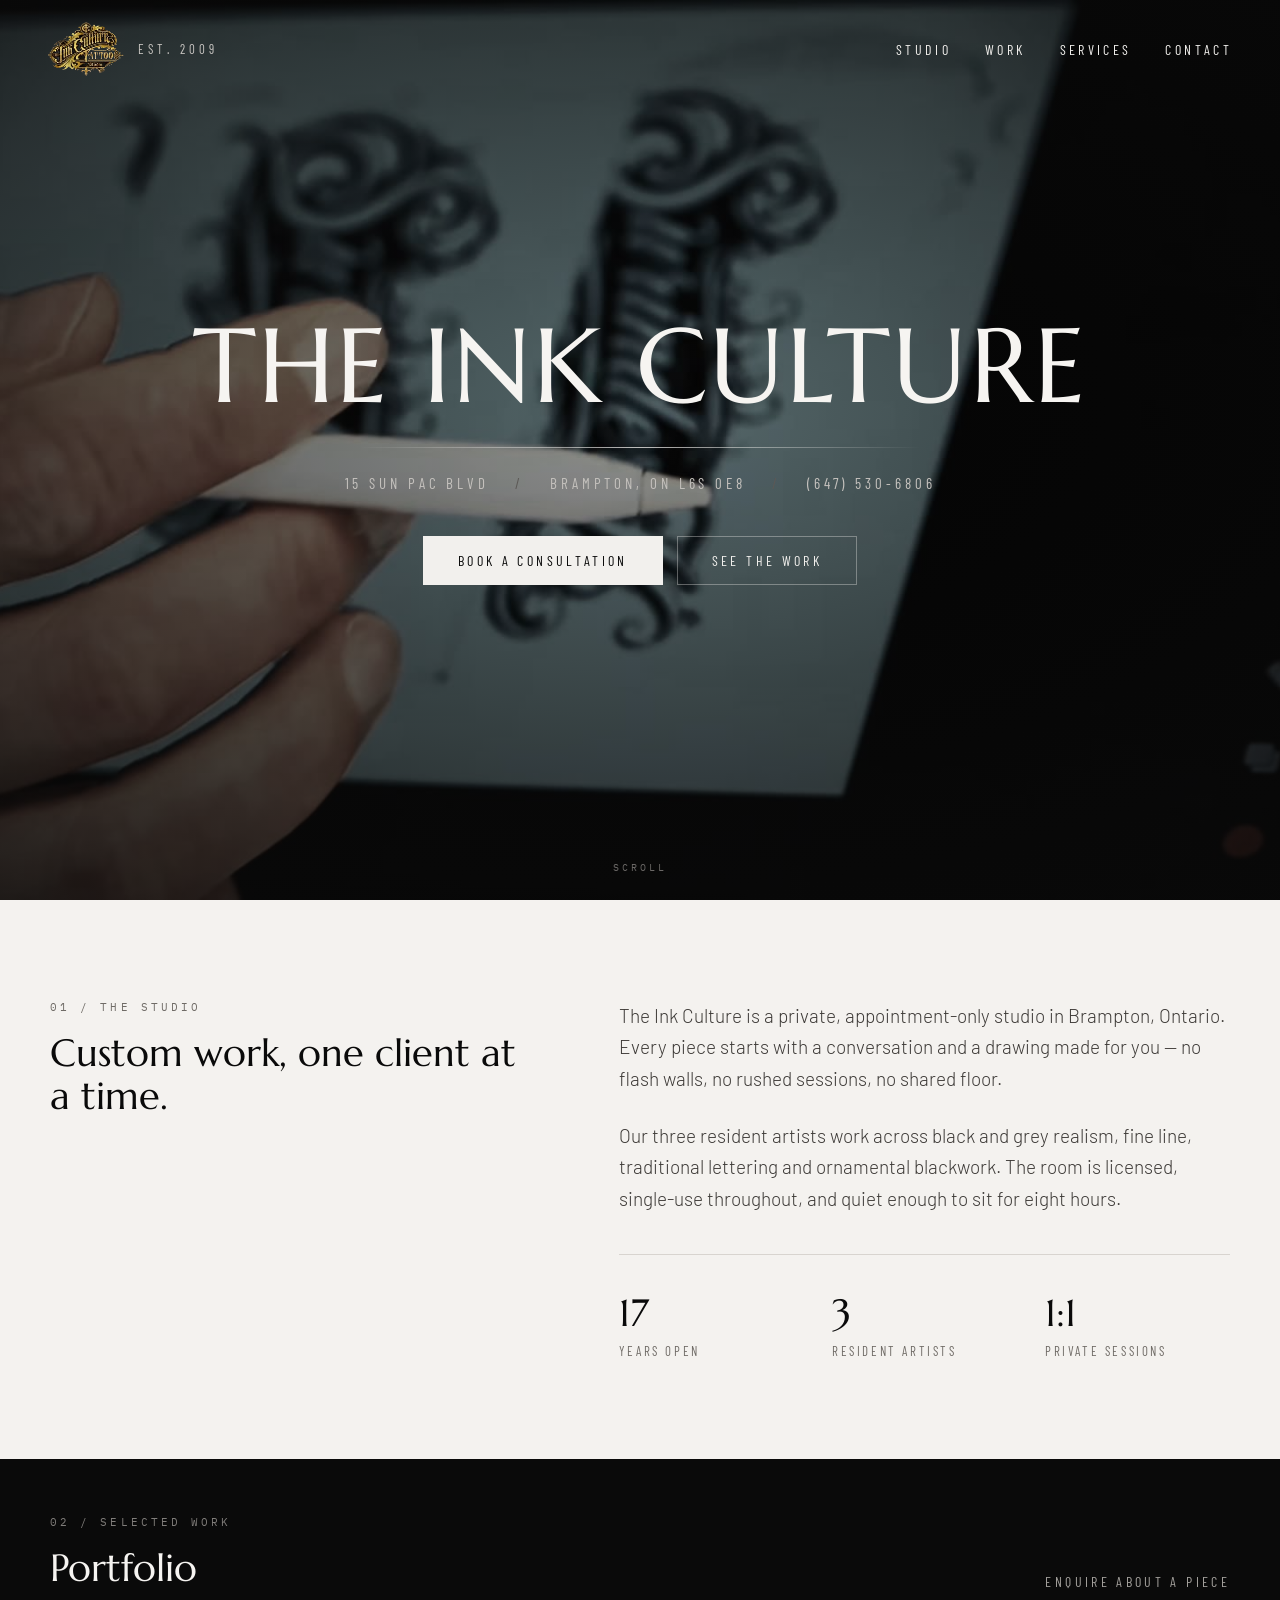
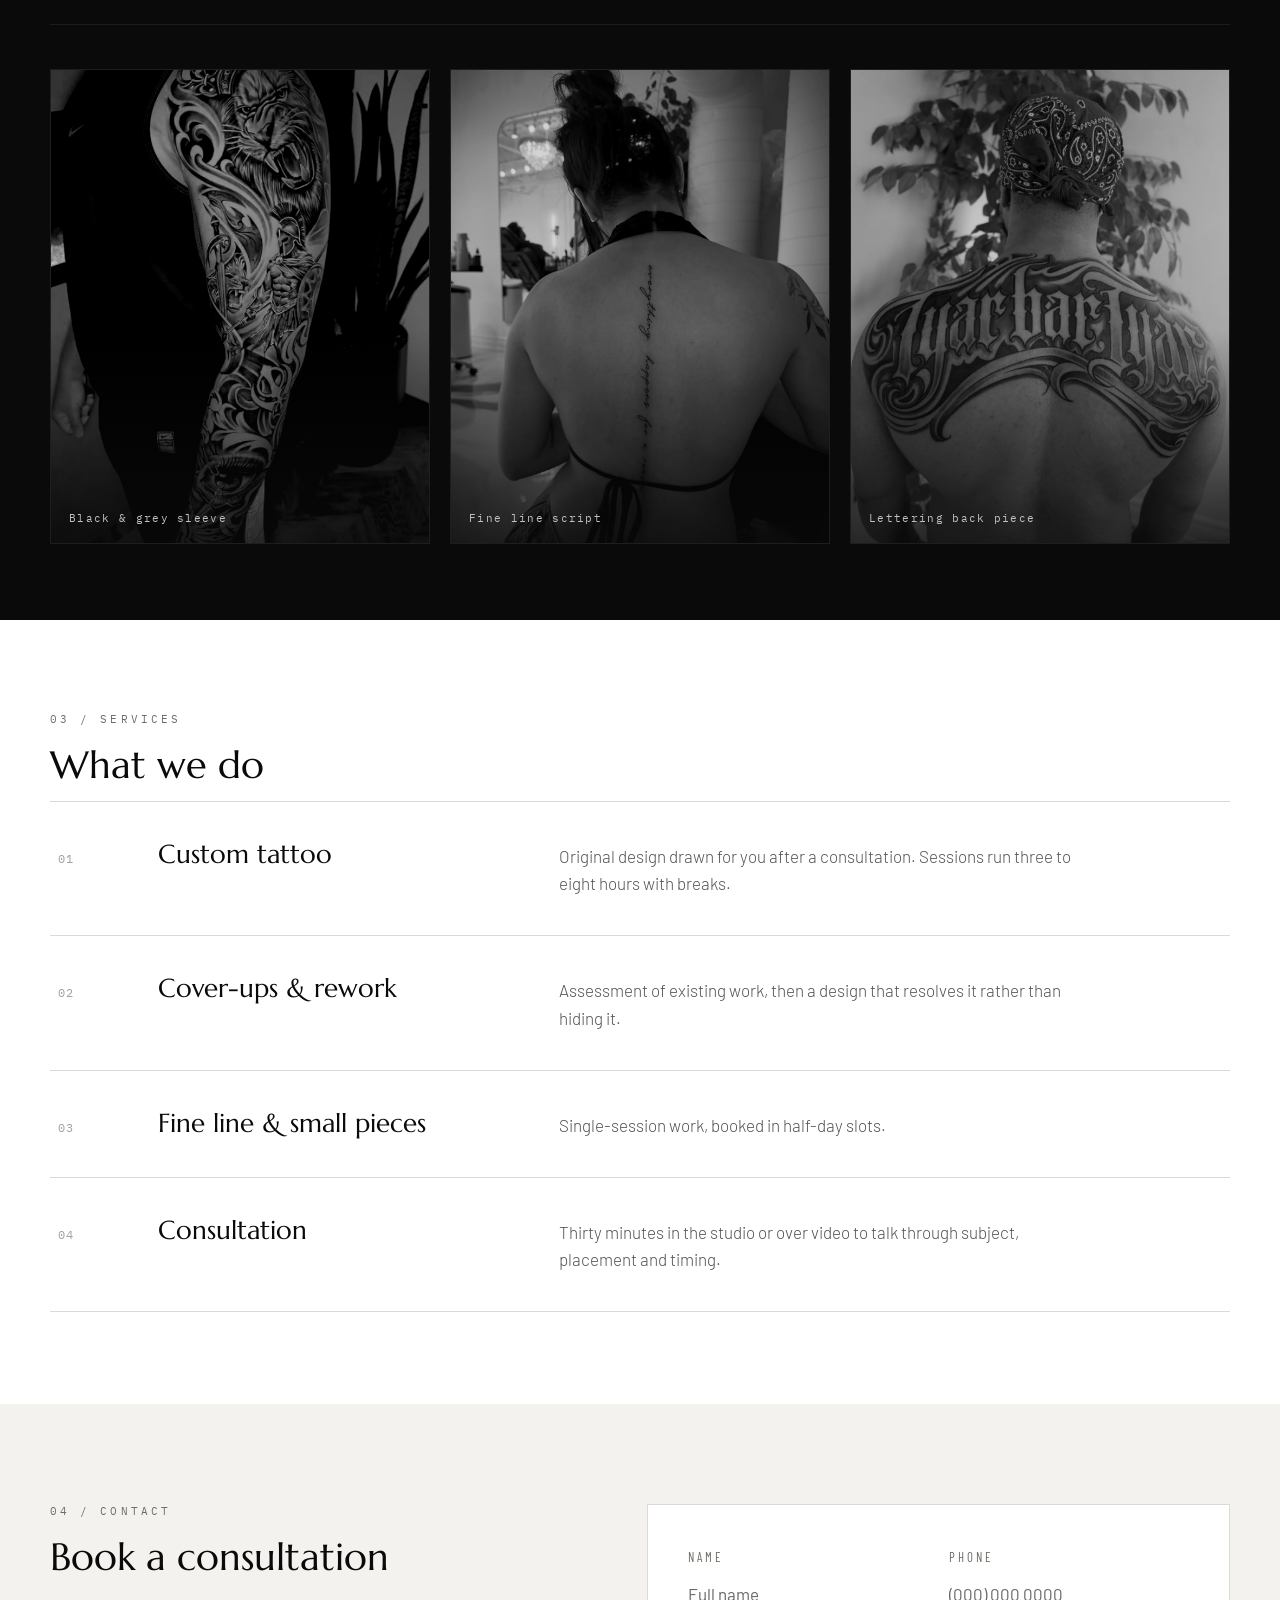
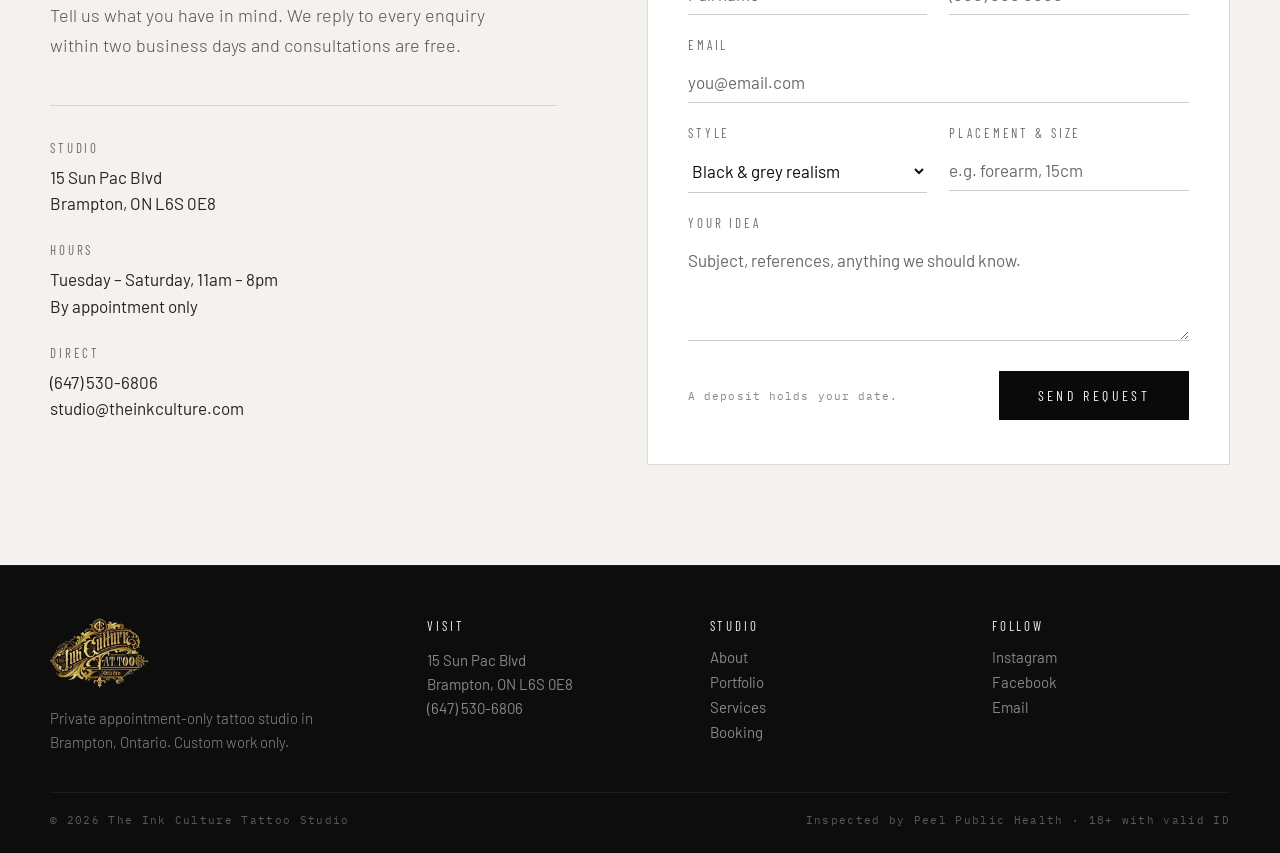
<file: index.html>
<!DOCTYPE html>
<html lang="en">
<head>
<meta charset="utf-8" />
<meta name="viewport" content="width=device-width, initial-scale=1" />
<title>The Ink Culture — Private Tattoo Studio, Brampton</title>
<meta name="description" content="The Ink Culture is a private, appointment-only tattoo studio in Brampton, Ontario. Custom black and grey realism, fine line, lettering and ornamental blackwork." />
<meta name="theme-color" content="#0a0a0a" />
<link rel="icon" href="assets/ink-culture-mark.jpg" />
<link rel="apple-touch-icon" href="assets/ink-culture-mark.jpg" />
<link rel="preconnect" href="https://fonts.googleapis.com" />
<link rel="preconnect" href="https://fonts.gstatic.com" crossorigin />
<link href="https://fonts.googleapis.com/css2?family=Marcellus&family=Barlow:wght@300;400;500&family=Barlow+Condensed:wght@400;500&family=IBM+Plex+Mono:wght@400&display=swap" rel="stylesheet" />
<link rel="stylesheet" href="styles.css" />
</head>
<body>

<a class="skip-link" href="#studio">Skip to content</a>

<header class="site-header">
  <a class="brand" href="#top">
    <img src="assets/ink-culture-logo.png" alt="The Ink Culture Tattoo Studio" width="148" height="105" />
    <span class="brand__est">Est. 2009</span>
  </a>

  <button class="nav-toggle" type="button" aria-expanded="false" aria-controls="site-nav" aria-label="Menu">
    <span class="nav-toggle__bar"></span>
    <span class="nav-toggle__bar"></span>
  </button>

  <nav class="site-nav" id="site-nav">
    <a href="#studio">Studio</a>
    <a href="#work">Work</a>
    <a href="#services">Services</a>
    <a href="#contact">Contact</a>

    <!-- Shown only inside the mobile sheet; hidden at desktop widths. -->
    <div class="site-nav__foot">
      <a class="btn btn--solid site-nav__cta" href="#contact">Book a consultation</a>
      <div class="site-nav__meta">
        15 Sun Pac Blvd · Brampton, ON<br />
        <a href="tel:+16475306806">(647) 530-6806</a>
      </div>
    </div>
  </nav>
</header>

<main>

  <section class="hero" id="top">
    <div class="hero__texture" aria-hidden="true"></div>

    <!-- Studio loop, encoded from inkstudio_vid.mov. The stripe texture above sits
         behind it and shows while the video buffers or if playback is refused. -->
    <video class="hero__video" autoplay muted loop playsinline preload="metadata"
           poster="assets/studio-poster.jpg" aria-hidden="true" tabindex="-1">
      <source src="assets/studio-loop.mp4" type="video/mp4" />
    </video>

    <div class="hero__scrim" aria-hidden="true"></div>

    <div class="hero__inner">
      <h1 class="hero__title">The Ink Culture</h1>
      <div class="hero__rule" aria-hidden="true"></div>
      <div class="hero__meta">
        <span>15 Sun Pac Blvd</span>
        <span class="sep" aria-hidden="true">/</span>
        <span>Brampton, ON L6S 0E8</span>
        <span class="sep" aria-hidden="true">/</span>
        <a href="tel:+16475306806">(647) 530-6806</a>
      </div>
      <div class="hero__actions">
        <a class="btn btn--solid" href="#contact">Book a consultation</a>
        <a class="btn btn--ghost" href="#work">See the work</a>
      </div>
    </div>

    <div class="hero__scroll" aria-hidden="true">Scroll</div>
  </section>

  <section class="studio" id="studio">
    <div class="wrap studio__grid">
      <div>
        <p class="eyebrow eyebrow--light">01 / The studio</p>
        <h2 class="h2 h2--dark">Custom work, one client at a time.</h2>
      </div>
      <div class="studio__body">
        <p class="lede">The Ink Culture is a private, appointment-only studio in Brampton, Ontario. Every piece starts with a conversation and a drawing made for you — no flash walls, no rushed sessions, no shared floor.</p>
        <p class="lede">Our three resident artists work across black and grey realism, fine line, traditional lettering and ornamental blackwork. The room is licensed, single-use throughout, and quiet enough to sit for eight hours.</p>
        <dl class="stats">
          <div class="stat">
            <dt class="stat__num">17</dt>
            <dd class="stat__label">Years open</dd>
          </div>
          <div class="stat">
            <dt class="stat__num">3</dt>
            <dd class="stat__label">Resident artists</dd>
          </div>
          <div class="stat">
            <dt class="stat__num">1:1</dt>
            <dd class="stat__label">Private sessions</dd>
          </div>
        </dl>
      </div>
    </div>
  </section>

  <section class="work" id="work">
    <div class="wrap">
      <div class="section-head">
        <div>
          <p class="eyebrow eyebrow--dark">02 / Selected work</p>
          <h2 class="h2">Portfolio</h2>
        </div>
        <a class="section-head__link" href="#contact">Enquire about a piece</a>
      </div>

      <!-- Each tile is a .shot figure with a .shot__img cover image; the caption
           scrim, hover zoom and 4:5 crop are handled in styles.css. -->
      <div class="shots">
        <figure class="shot">
          <img class="shot__img" src="assets/pic2.png" width="610" height="871" loading="lazy"
               alt="Full black and grey realism sleeve: a roaring lion above a Spartan warrior, framed by ornamental filigree." />
          <figcaption class="shot__caption">Black &amp; grey sleeve</figcaption>
        </figure>
        <figure class="shot">
          <img class="shot__img" src="assets/pic1.png" width="635" height="852" loading="lazy"
               alt="Fine line script running the length of the spine, reading &ldquo;everything happens for a reason&rdquo;." />
          <figcaption class="shot__caption">Fine line script</figcaption>
        </figure>
        <figure class="shot">
          <img class="shot__img" src="assets/pic3.png" width="633" height="718" loading="lazy"
               alt="Ornamental lettering across the upper back and shoulders in black and grey." />
          <figcaption class="shot__caption">Lettering back piece</figcaption>
        </figure>
      </div>
    </div>
  </section>

  <section class="services" id="services">
    <div class="wrap">
      <div class="section-head section-head--light">
        <div>
          <p class="eyebrow eyebrow--light">03 / Services</p>
          <h2 class="h2 h2--dark">What we do</h2>
        </div>
      </div>

      <div class="service-list">
        <article class="service">
          <span class="service__num">01</span>
          <h3 class="service__name">Custom tattoo</h3>
          <p class="service__copy">Original design drawn for you after a consultation. Sessions run three to eight hours with breaks.</p>
        </article>
        <article class="service">
          <span class="service__num">02</span>
          <h3 class="service__name">Cover-ups &amp; rework</h3>
          <p class="service__copy">Assessment of existing work, then a design that resolves it rather than hiding it.</p>
        </article>
        <article class="service">
          <span class="service__num">03</span>
          <h3 class="service__name">Fine line &amp; small pieces</h3>
          <p class="service__copy">Single-session work, booked in half-day slots.</p>
        </article>
        <article class="service">
          <span class="service__num">04</span>
          <h3 class="service__name">Consultation</h3>
          <p class="service__copy">Thirty minutes in the studio or over video to talk through subject, placement and timing.</p>
        </article>
        <div class="service-list__end" aria-hidden="true"></div>
      </div>
    </div>
  </section>

  <section class="contact" id="contact">
    <div class="wrap contact__grid">
      <div>
        <p class="eyebrow eyebrow--light">04 / Contact</p>
        <h2 class="h2 h2--dark contact__title">Book a consultation</h2>
        <p class="contact__intro">Tell us what you have in mind. We reply to every enquiry within two business days and consultations are free.</p>

        <div class="details">
          <div class="detail">
            <div class="detail__label">Studio</div>
            <div class="detail__value">15 Sun Pac Blvd<br />Brampton, ON L6S 0E8</div>
          </div>
          <div class="detail">
            <div class="detail__label">Hours</div>
            <div class="detail__value">Tuesday – Saturday, 11am – 8pm<br />By appointment only</div>
          </div>
          <div class="detail">
            <div class="detail__label">Direct</div>
            <div class="detail__value">
              <a href="tel:+16475306806">(647) 530-6806</a><br />
              <a href="mailto:studio@theinkculture.com">studio@theinkculture.com</a>
            </div>
          </div>
        </div>
      </div>

      <!-- Wire `action` to your form endpoint (Formspree, Netlify Forms, your own handler).
           script.js posts it with fetch when an action is present, and falls back to a
           normal submit if JavaScript is unavailable. -->
      <form class="booking" novalidate>
        <div class="booking__card">
          <label class="field">
            <span class="field__label">Name</span>
            <input class="field__input" name="name" type="text" placeholder="Full name" required autocomplete="name" />
          </label>

          <label class="field">
            <span class="field__label">Phone</span>
            <input class="field__input" name="phone" type="tel" placeholder="(000) 000 0000" autocomplete="tel" />
          </label>

          <label class="field field--full">
            <span class="field__label">Email</span>
            <input class="field__input" name="email" type="email" placeholder="you@email.com" required autocomplete="email" />
          </label>

          <label class="field">
            <span class="field__label">Style</span>
            <select class="field__input field__select" name="style">
              <option>Black &amp; grey realism</option>
              <option>Fine line</option>
              <option>Lettering</option>
              <option>Ornamental blackwork</option>
              <option>Cover-up / rework</option>
              <option>Not sure yet</option>
            </select>
          </label>

          <label class="field">
            <span class="field__label">Placement &amp; size</span>
            <input class="field__input" name="placement" type="text" placeholder="e.g. forearm, 15cm" />
          </label>

          <label class="field field--full">
            <span class="field__label">Your idea</span>
            <textarea class="field__input field__textarea" name="idea" rows="4" placeholder="Subject, references, anything we should know."></textarea>
          </label>

          <div class="booking__foot">
            <span class="booking__note" data-form-note aria-live="polite">A deposit holds your date.</span>
            <button class="btn btn--dark" type="submit" data-submit>Send request</button>
          </div>
        </div>
      </form>
    </div>
  </section>

</main>

<footer class="site-footer">
  <div class="wrap">
    <div class="footer__grid">
      <div>
        <img class="footer__logo" src="assets/ink-culture-logo.png" alt="The Ink Culture Tattoo Studio" width="148" height="105" />
        <p class="footer__blurb">Private appointment-only tattoo studio in Brampton, Ontario. Custom work only.</p>
      </div>
      <div>
        <div class="footer__heading">Visit</div>
        <div class="footer__text">15 Sun Pac Blvd<br />Brampton, ON L6S 0E8<br /><a href="tel:+16475306806">(647) 530-6806</a></div>
      </div>
      <div>
        <div class="footer__heading">Studio</div>
        <div class="footer__links">
          <a href="#studio">About</a>
          <a href="#work">Portfolio</a>
          <a href="#services">Services</a>
          <a href="#contact">Booking</a>
        </div>
      </div>
      <div>
        <div class="footer__heading">Follow</div>
        <div class="footer__links">
          <a href="https://instagram.com/" rel="me noopener" target="_blank">Instagram</a>
          <a href="https://facebook.com/" rel="me noopener" target="_blank">Facebook</a>
          <a href="mailto:studio@theinkculture.com">Email</a>
        </div>
      </div>
    </div>
    <div class="footer__legal">
      <span>© 2026 The Ink Culture Tattoo Studio</span>
      <span>Inspected by Peel Public Health · 18+ with valid ID</span>
    </div>
  </div>
</footer>

<script src="script.js"></script>
</body>
</html>
</file>
<file: styles.css>
/* The Ink Culture — tattoo studio site
   Palette, type and spacing carried over from the design canvas. */

:root {
  /* surfaces */
  --ink:            #0a0a0a;
  --ink-footer:     #0d0d0d;
  --bone:           #f4f2ef;
  --paper:          #ffffff;
  --row-hover:      #f7f5f2;

  /* rules */
  --rule-dark:      #1c1c1c;
  --rule-bone:      #d8d4cf;
  --rule-paper:     #ddd9d4;
  --rule-field:     #cfcbc6;
  --tile-edge:      #1e1e1e;
  --tile-edge-hov:  #3a3a3a;

  /* type on dark */
  --fg:             #f2f0ed;
  --fg-hi:          #f6f4f1;
  --fg-dim:         #c4c1bd;
  --fg-est:         #c9c6c2;
  --fg-mute:        #a3a09c;
  --fg-quiet:       #8b8885;
  --fg-faint:       #6b6866;
  --mono-faint:     #5c5956;
  --eyebrow-dark:   #807d7a;
  --caption:        #6f6c69;

  /* type on light */
  --ink-body:       #3d3a37;
  --ink-body-2:     #55524e;
  --ink-strong:     #25221f;
  --eyebrow-light:  #6f6b66;
  --num-quiet:      #a5a09a;
  --note:           #8a8681;

  /* type families */
  --display: Marcellus, Georgia, serif;
  --sans:    Barlow, Helvetica, Arial, sans-serif;
  --cond:    'Barlow Condensed', 'Barlow', Helvetica, Arial, sans-serif;
  --mono:    'IBM Plex Mono', ui-monospace, SFMono-Regular, Menlo, monospace;

  /* layout */
  --wrap: 1180px;
  --gutter: 48px;

  --stripe: repeating-linear-gradient(135deg, #131313 0 14px, #1a1a1a 14px 28px);
}

* { box-sizing: border-box; }

html { scroll-behavior: smooth; }

body {
  margin: 0;
  background: var(--ink);
  color: var(--fg);
  font-family: var(--sans);
  -webkit-font-smoothing: antialiased;
  overflow-x: hidden;
}

a { color: inherit; text-decoration: none; }
a:hover { color: var(--fg-mute); }

img { max-width: 100%; }
input, textarea, button, select { font-family: inherit; }
::placeholder { color: var(--fg-faint); }

:focus-visible {
  outline: 2px solid currentColor;
  outline-offset: 3px;
}

.wrap {
  max-width: var(--wrap);
  margin: 0 auto;
}

.skip-link {
  position: absolute;
  left: -9999px;
  top: 0;
  z-index: 50;
  padding: 12px 20px;
  background: var(--fg);
  color: var(--ink);
  font-family: var(--cond);
  font-size: 14px;
  letter-spacing: 0.24em;
  text-transform: uppercase;
}
.skip-link:focus { left: 12px; top: 12px; color: var(--ink); }

/* ---------------------------------------------------------------- header */

.site-header {
  position: absolute;
  top: 0;
  left: 0;
  right: 0;
  z-index: 20;
  display: flex;
  align-items: center;
  justify-content: space-between;
  padding: 22px var(--gutter);
}

.brand {
  position: relative;
  z-index: 25;
  display: flex;
  align-items: center;
  gap: 14px;
}
.brand img {
  height: 54px;
  width: auto;
  object-fit: contain;
}
.brand__est {
  font-family: var(--cond);
  font-size: 13px;
  letter-spacing: 0.32em;
  text-transform: uppercase;
  color: var(--fg-est);
}

.site-nav {
  display: flex;
  gap: 34px;
  font-family: var(--cond);
  font-size: 14px;
  letter-spacing: 0.24em;
  text-transform: uppercase;
}

.nav-toggle {
  display: none;
  position: relative;
  z-index: 25;
  width: 44px;
  height: 44px;
  padding: 0;
  border: 0;
  background: transparent;
  cursor: pointer;
  flex-direction: column;
  align-items: flex-end;
  justify-content: center;
  gap: 7px;
}
.nav-toggle__bar {
  display: block;
  height: 1px;
  background: var(--fg);
  transition: transform 0.3s cubic-bezier(0.22, 0.61, 0.36, 1), width 0.3s ease;
}
.nav-toggle__bar:first-child { width: 26px; }
.nav-toggle__bar:last-child  { width: 17px; }
.nav-toggle:hover .nav-toggle__bar:last-child { width: 26px; }

.nav-toggle[aria-expanded="true"] .nav-toggle__bar { width: 24px; }
.nav-toggle[aria-expanded="true"] .nav-toggle__bar:first-child {
  transform: translateY(4px) rotate(45deg);
}
.nav-toggle[aria-expanded="true"] .nav-toggle__bar:last-child {
  transform: translateY(-4px) rotate(-45deg);
}

/* Sheet-only block — desktop keeps the plain inline nav. */
.site-nav__foot { display: none; }

/* ------------------------------------------------------------------ hero */

.hero {
  position: relative;
  height: 100vh;
  min-height: 620px;
  width: 100%;
  display: flex;
  align-items: center;
  justify-content: center;
  overflow: hidden;
}

.hero__video,
.hero__texture,
.hero__scrim {
  position: absolute;
  inset: 0;
}
.hero__video {
  width: 100%;
  height: 100%;
  object-fit: cover;
}
.hero__texture { background: var(--stripe); }

/* If playback never starts — iOS Low Power Mode, or a per-site "Never Auto-Play"
   setting in Safari — drop the video and hold the poster frame instead. Safari
   paints a play control over a paused video, and this hero is decorative. */
.hero--poster .hero__video { display: none; }
.hero--poster .hero__texture {
  background-image: url("assets/studio-poster.jpg");
  background-size: cover;
  background-position: center;
}
.hero__scrim {
  background: radial-gradient(120% 90% at 50% 45%,
    rgba(10, 10, 10, 0.35) 0%,
    rgba(10, 10, 10, 0.82) 70%,
    var(--ink) 100%);
}

.hero__inner {
  position: relative;
  z-index: 5;
  display: flex;
  flex-direction: column;
  align-items: center;
  text-align: center;
  padding: 0 24px;
}

.hero__title {
  margin: 0;
  font-family: var(--display);
  font-size: clamp(46px, 8.2vw, 116px);
  font-weight: 400;
  line-height: 0.98;
  letter-spacing: 0.02em;
  text-transform: uppercase;
  color: var(--fg-hi);
}

.hero__rule {
  width: min(560px, 72vw);
  height: 1px;
  margin: 30px 0 26px;
  background: linear-gradient(90deg,
    rgba(246, 244, 241, 0) 0%,
    rgba(246, 244, 241, 0.75) 50%,
    rgba(246, 244, 241, 0) 100%);
}

.hero__meta {
  display: flex;
  flex-wrap: wrap;
  justify-content: center;
  gap: 10px 26px;
  font-family: var(--cond);
  font-size: 15px;
  letter-spacing: 0.26em;
  text-transform: uppercase;
  color: var(--fg-dim);
}
.hero__meta .sep { color: var(--mono-faint); }

.hero__actions {
  margin-top: 44px;
  display: flex;
  gap: 14px;
  flex-wrap: wrap;
  justify-content: center;
}

.hero__scroll {
  position: absolute;
  bottom: 26px;
  left: 50%;
  transform: translateX(-50%);
  z-index: 5;
  font-family: var(--mono);
  font-size: 10px;
  letter-spacing: 0.3em;
  text-transform: uppercase;
  color: var(--fg-faint);
}

/* --------------------------------------------------------------- buttons */

.btn {
  display: inline-block;
  padding: 15px 34px;
  border: 1px solid transparent;
  font-family: var(--cond);
  font-size: 14px;
  letter-spacing: 0.24em;
  text-transform: uppercase;
  cursor: pointer;
  transition: background-color 0.2s ease, color 0.2s ease, border-color 0.2s ease;
}

.btn--solid {
  border-color: var(--fg);
  background: var(--fg);
  color: var(--ink);
}
.btn--solid:hover {
  background: var(--ink);
  color: var(--fg);
}

.btn--ghost {
  border-color: rgba(242, 240, 237, 0.35);
  color: var(--fg);
}
.btn--ghost:hover {
  border-color: var(--fg);
  color: var(--fg);
}

.btn--dark {
  padding: 15px 38px;
  border-color: var(--ink);
  background: var(--ink);
  color: var(--bone);
}
.btn--dark:hover {
  background: var(--bone);
  color: var(--ink);
}
.btn--dark[disabled] {
  cursor: default;
  opacity: 0.55;
}
.btn--dark[disabled]:hover {
  background: var(--ink);
  color: var(--bone);
}

/* ------------------------------------------------------- shared sections */

.eyebrow {
  margin: 0 0 18px;
  font-family: var(--mono);
  font-size: 11px;
  letter-spacing: 0.28em;
  text-transform: uppercase;
}
.eyebrow--light { color: var(--eyebrow-light); }
.eyebrow--dark  { color: var(--eyebrow-dark); }

.h2 {
  margin: 0;
  font-family: var(--display);
  font-size: clamp(30px, 3vw, 46px);
  font-weight: 400;
  line-height: 1.12;
  color: var(--fg-hi);
}
.h2--dark { color: var(--ink); }

.section-head {
  display: flex;
  align-items: flex-end;
  justify-content: space-between;
  gap: 30px;
  padding-bottom: 34px;
  border-bottom: 1px solid var(--rule-dark);
  margin-bottom: 44px;
}
.section-head--light {
  border-bottom: 0;
  padding-bottom: 0;
  margin-bottom: 14px;
  gap: 40px;
  flex-wrap: wrap;
}
.section-head__link {
  font-family: var(--cond);
  font-size: 14px;
  letter-spacing: 0.24em;
  text-transform: uppercase;
  color: var(--fg-mute);
  white-space: nowrap;
}
.section-head__link:hover { color: var(--fg); }

/* ---------------------------------------------------------------- studio */

.studio {
  padding: 100px var(--gutter);
  background: var(--bone);
  color: var(--ink);
}
.studio__grid {
  display: grid;
  grid-template-columns: 1fr 1.25fr;
  gap: 80px;
  align-items: start;
}
.studio__body {
  display: flex;
  flex-direction: column;
  gap: 26px;
}

.lede {
  margin: 0;
  font-size: 19px;
  font-weight: 300;
  line-height: 1.65;
  color: var(--ink-body);
  text-wrap: pretty;
}

.stats {
  display: grid;
  grid-template-columns: repeat(3, 1fr);
  gap: 28px;
  margin: 14px 0 0;
  padding-top: 34px;
  border-top: 1px solid var(--rule-bone);
}
.stat__num {
  font-family: var(--display);
  font-size: 38px;
  color: var(--ink);
}
.stat__label {
  margin: 6px 0 0;
  font-family: var(--cond);
  font-size: 13px;
  letter-spacing: 0.2em;
  text-transform: uppercase;
  color: var(--eyebrow-light);
}

/* ------------------------------------------------------------------ work */

.work { padding: 56px var(--gutter) 76px; }

.shots {
  display: grid;
  grid-template-columns: repeat(3, 1fr);
  gap: 20px;
}

.shot {
  position: relative;
  margin: 0;
  aspect-ratio: 4 / 5;
  background: var(--stripe);
  border: 1px solid var(--tile-edge);
  display: flex;
  align-items: flex-end;
  padding: 18px;
  overflow: hidden;
  transition: border-color 0.2s ease;
}
.shot:hover { border-color: var(--tile-edge-hov); }

.shot__img {
  position: absolute;
  inset: 0;
  width: 100%;
  height: 100%;
  object-fit: cover;
  filter: grayscale(1) brightness(0.82) contrast(1.06);
  transform: scale(1.005);
  transition: transform 0.7s cubic-bezier(0.22, 0.61, 0.36, 1), filter 0.5s ease;
}
.shot:hover .shot__img,
.shot:focus-within .shot__img {
  transform: scale(1.06);
  filter: grayscale(0) brightness(1) contrast(1);
}

/* Touch devices never hover — show the work in colour, lightly held back. */
@media (hover: none) {
  .shot__img { filter: grayscale(0.2) brightness(0.94); }
}

/* Tiles rise into view; only armed once script.js sets data-reveal, so the
   grid is never blank when JavaScript is unavailable. */
.shots[data-reveal] .shot {
  opacity: 0;
  transform: translateY(20px);
  transition: opacity 0.7s ease, transform 0.7s cubic-bezier(0.22, 0.61, 0.36, 1),
              border-color 0.2s ease;
}
.shots[data-reveal] .shot.is-visible { opacity: 1; transform: none; }

.shot__caption {
  position: relative;
  z-index: 2;
  font-family: var(--mono);
  font-size: 11px;
  letter-spacing: 0.12em;
  color: var(--caption);
}
.shot:has(.shot__img) .shot__caption { color: var(--fg-dim); }
.shot:has(.shot__img)::after {
  content: "";
  position: absolute;
  inset: auto 0 0 0;
  height: 45%;
  z-index: 1;
  background: linear-gradient(180deg, rgba(10, 10, 10, 0) 0%, rgba(10, 10, 10, 0.75) 100%);
}

/* -------------------------------------------------------------- services */

.services {
  padding: 92px var(--gutter);
  background: var(--paper);
  color: var(--ink);
}
.service-list { display: flex; flex-direction: column; }

.service {
  display: grid;
  grid-template-columns: 64px minmax(200px, 1.1fr) 2fr;
  gap: 36px;
  align-items: baseline;
  padding: 38px 8px;
  border-top: 1px solid var(--rule-paper);
  transition: background-color 0.2s ease;
}
.service:hover { background: var(--row-hover); }
.service-list__end { border-top: 1px solid var(--rule-paper); }

.service__num {
  font-family: var(--mono);
  font-size: 12px;
  letter-spacing: 0.12em;
  color: var(--num-quiet);
}
.service__name {
  margin: 0;
  font-family: var(--display);
  font-size: clamp(22px, 2vw, 30px);
  font-weight: 400;
  line-height: 1.15;
  color: var(--ink);
}
.service__copy {
  margin: 0;
  max-width: 52ch;
  font-size: 17px;
  font-weight: 300;
  line-height: 1.6;
  color: var(--ink-body-2);
  text-wrap: pretty;
}

/* --------------------------------------------------------------- contact */

.contact {
  padding: 100px var(--gutter);
  background: var(--bone);
  color: var(--ink);
}
.contact__grid {
  display: grid;
  grid-template-columns: 1fr 1.15fr;
  gap: 90px;
  align-items: start;
}
.contact__title { margin-bottom: 22px; }
.contact__intro {
  margin: 0 0 44px;
  max-width: 44ch;
  font-size: 18px;
  font-weight: 300;
  line-height: 1.65;
  color: var(--ink-body-2);
  text-wrap: pretty;
}

.details {
  display: flex;
  flex-direction: column;
  gap: 26px;
  padding-top: 34px;
  border-top: 1px solid var(--rule-bone);
}
.detail__label {
  margin-bottom: 8px;
  font-family: var(--cond);
  font-size: 13px;
  letter-spacing: 0.22em;
  text-transform: uppercase;
  color: var(--eyebrow-light);
}
.detail__value {
  font-size: 17px;
  line-height: 1.55;
  color: var(--ink-strong);
}
.detail__value a:hover { color: var(--ink-body-2); }

.booking__card {
  display: grid;
  grid-template-columns: 1fr 1fr;
  gap: 22px;
  padding: 44px 40px;
  border: 1px solid var(--rule-paper);
  background: var(--paper);
}

.field {
  display: flex;
  flex-direction: column;
  gap: 9px;
}
.field--full { grid-column: span 2; }

.field__label {
  font-family: var(--cond);
  font-size: 13px;
  letter-spacing: 0.22em;
  text-transform: uppercase;
  color: var(--eyebrow-light);
}

.field__input {
  background: transparent;
  border: 0;
  border-bottom: 1px solid var(--rule-field);
  border-radius: 0;
  color: var(--ink);
  font-size: 17px;
  padding: 10px 0;
  outline: none;
  transition: border-color 0.2s ease;
}
.field__input:focus { border-bottom-color: var(--ink); }
.field__select { background: var(--paper); }
.field__textarea { resize: vertical; }

.field__input:user-invalid { border-bottom-color: #9a3b2f; }

.booking__foot {
  grid-column: span 2;
  display: flex;
  align-items: center;
  justify-content: space-between;
  gap: 24px;
  flex-wrap: wrap;
  margin-top: 8px;
}
.booking__note {
  font-family: var(--mono);
  font-size: 11px;
  letter-spacing: 0.1em;
  color: var(--note);
}
.booking__note[data-state="error"] { color: #9a3b2f; }

/* ---------------------------------------------------------------- footer */

.site-footer {
  border-top: 1px solid var(--rule-dark);
  background: var(--ink-footer);
  padding: 52px var(--gutter) 26px;
}
.footer__grid {
  display: grid;
  grid-template-columns: 1.4fr 1fr 1fr 1fr;
  gap: 44px;
  padding-bottom: 38px;
}
.footer__logo {
  height: 70px;
  width: auto;
  object-fit: contain;
  margin-bottom: 16px;
}
.footer__blurb {
  margin: 0;
  max-width: 34ch;
  font-size: 15px;
  font-weight: 300;
  line-height: 1.55;
  color: var(--fg-quiet);
}
.footer__heading {
  margin-bottom: 14px;
  font-family: var(--cond);
  font-size: 13px;
  letter-spacing: 0.22em;
  text-transform: uppercase;
  color: var(--fg);
}
.footer__text {
  font-size: 15px;
  line-height: 1.6;
  color: var(--fg-quiet);
}
.footer__links {
  display: flex;
  flex-direction: column;
  gap: 7px;
  font-size: 15px;
  color: var(--fg-quiet);
}
.footer__legal {
  display: flex;
  align-items: center;
  justify-content: space-between;
  gap: 20px;
  flex-wrap: wrap;
  padding-top: 20px;
  border-top: 1px solid var(--rule-dark);
  font-family: var(--mono);
  font-size: 11px;
  letter-spacing: 0.12em;
  color: var(--mono-faint);
}

/* ------------------------------------------------------------ responsive */

@media (max-width: 1080px) {
  .studio__grid { grid-template-columns: 1fr; gap: 44px; }
  .contact__grid { grid-template-columns: 1fr; gap: 56px; }
  .footer__grid { grid-template-columns: 1fr 1fr; gap: 40px; }
}

@media (max-width: 860px) {
  :root { --gutter: 28px; }

  .site-header { padding: 18px var(--gutter); }
  .brand img { height: 44px; }
  .brand__est { display: none; }

  .nav-toggle { display: flex; }

  /* Full-screen sheet: the header stays above it, so the logo and the
     close control remain in place while it is open. */
  .site-nav {
    position: fixed;
    inset: 0;
    z-index: 15;
    display: flex;
    flex-direction: column;
    justify-content: center;
    gap: 0;
    padding: 104px var(--gutter) 36px;
    counter-reset: navitem;
    background: rgba(10, 10, 10, 0.92);
    -webkit-backdrop-filter: blur(18px) saturate(120%);
    backdrop-filter: blur(18px) saturate(120%);
    opacity: 0;
    visibility: hidden;
    pointer-events: none;
    transition: opacity 0.34s ease, visibility 0.34s;
  }
  .site-nav[data-open="true"] {
    opacity: 1;
    visibility: visible;
    pointer-events: auto;
  }

  .site-nav > a {
    display: flex;
    align-items: baseline;
    gap: 18px;
    padding: 19px 0;
    border-bottom: 1px solid rgba(242, 240, 237, 0.1);
    font-family: var(--display);
    font-size: 30px;
    letter-spacing: 0.01em;
    line-height: 1;
    text-transform: none;
    color: var(--fg-hi);
    opacity: 0;
    transform: translateY(16px);
    transition: opacity 0.45s ease,
                transform 0.45s cubic-bezier(0.22, 0.61, 0.36, 1),
                color 0.2s ease;
  }
  .site-nav > a::before {
    counter-increment: navitem;
    content: "0" counter(navitem);
    font-family: var(--mono);
    font-size: 11px;
    letter-spacing: 0.2em;
    color: var(--eyebrow-dark);
  }
  .site-nav > a:hover,
  .site-nav > a:active { color: var(--fg-mute); }

  .site-nav[data-open="true"] > a { opacity: 1; transform: none; }
  .site-nav[data-open="true"] > a:nth-of-type(1) { transition-delay: 0.08s; }
  .site-nav[data-open="true"] > a:nth-of-type(2) { transition-delay: 0.14s; }
  .site-nav[data-open="true"] > a:nth-of-type(3) { transition-delay: 0.20s; }
  .site-nav[data-open="true"] > a:nth-of-type(4) { transition-delay: 0.26s; }

  .site-nav__foot {
    display: block;
    margin-top: auto;
    padding-top: 30px;
    opacity: 0;
    transform: translateY(16px);
    transition: opacity 0.45s ease 0.3s,
                transform 0.45s cubic-bezier(0.22, 0.61, 0.36, 1) 0.3s;
  }
  .site-nav[data-open="true"] .site-nav__foot { opacity: 1; transform: none; }

  .site-nav__cta { display: block; width: 100%; text-align: center; }
  .site-nav__meta {
    margin-top: 18px;
    font-family: var(--mono);
    font-size: 10.5px;
    line-height: 1.8;
    letter-spacing: 0.1em;
    text-align: center;
    text-transform: uppercase;
    color: var(--mono-faint);
  }
  .site-nav__meta a { color: var(--fg-quiet); }

  .hero { height: 92vh; min-height: 540px; }
  .hero__actions { margin-top: 34px; }

  .studio, .contact { padding: 60px var(--gutter); }
  .services { padding: 56px var(--gutter); }
  .work { padding: 44px var(--gutter) 56px; }

  .shots { grid-template-columns: repeat(2, 1fr); }

  /* studio — lighter text block */
  .studio__grid { gap: 32px; }
  .studio__body { gap: 18px; }
  .lede { font-size: 16.5px; line-height: 1.62; }
  .stats { gap: 18px; margin-top: 6px; padding-top: 26px; }
  .stat__num { font-size: 30px; }
  .stat__label { margin-top: 4px; font-size: 10.5px; letter-spacing: 0.14em; }

  /* services — number hugs the name instead of holding a fixed column */
  .service {
    grid-template-columns: auto 1fr;
    gap: 6px 14px;
    padding: 26px 0;
  }
  .service__num { font-size: 11px; }
  .service__name { font-size: 21px; }
  .service__copy { grid-column: 2; font-size: 15.5px; line-height: 1.55; }

  .section-head {
    flex-direction: column;
    align-items: flex-start;
    gap: 14px;
    padding-bottom: 24px;
    margin-bottom: 28px;
  }
  .section-head__link { white-space: nowrap; }

  /* contact — tighter card, 16px minimum on inputs so iOS doesn't zoom */
  .contact__title { margin-bottom: 16px; }
  .contact__intro { margin-bottom: 30px; font-size: 16.5px; }
  .details { gap: 18px; padding-top: 24px; }
  .detail__label { margin-bottom: 6px; font-size: 12px; }
  .detail__value { font-size: 15.5px; }
  .booking__card { padding: 26px 20px; gap: 18px; }
  .field { gap: 7px; }
  .field__label { font-size: 12px; letter-spacing: 0.18em; }
  .field__input { font-size: 16px; padding: 8px 0; }

  /* footer — much tighter */
  .site-footer { padding: 32px var(--gutter) 18px; }
  .footer__grid { grid-template-columns: 1fr 1fr; gap: 22px; padding-bottom: 22px; }
  .footer__logo { height: 46px; margin-bottom: 10px; }
  .footer__blurb { font-size: 13px; line-height: 1.5; }
  .footer__heading { margin-bottom: 8px; font-size: 11px; letter-spacing: 0.18em; }
  .footer__text { font-size: 13px; line-height: 1.5; }
  .footer__links { gap: 5px; font-size: 13px; }
  .footer__legal { padding-top: 14px; font-size: 9.5px; letter-spacing: 0.08em; }
}

@media (max-width: 560px) {
  .hero__meta { font-size: 13px; letter-spacing: 0.2em; gap: 8px 18px; }
  .hero__meta .sep { display: none; }
  .hero__actions { width: 100%; flex-direction: column; }
  .btn { text-align: center; }

  .shots { grid-template-columns: 1fr; }

  /* keep all three stats on one line rather than orphaning the third */
  .stats { grid-template-columns: repeat(3, 1fr); gap: 12px; }
  .stat__num { font-size: 26px; }
  .stat__label { font-size: 10px; letter-spacing: 0.12em; }

  .booking__card { grid-template-columns: 1fr; gap: 16px; }
  .field--full, .booking__foot { grid-column: span 1; }
  .booking__foot {
    flex-direction: column-reverse;
    align-items: stretch;
    gap: 12px;
    margin-top: 4px;
  }
  .booking__note { font-size: 10.5px; text-align: center; }
  .btn--dark { width: 100%; }

  /* footer stays two-up; the brand block takes the full first row */
  .footer__grid { grid-template-columns: 1fr 1fr; gap: 18px 16px; }
  .footer__grid > div:first-child { grid-column: 1 / -1; }
  .footer__blurb { max-width: none; }

  /* Follow runs full width as a single row instead of orphaning a half-column */
  .footer__grid > div:last-child { grid-column: 1 / -1; }
  .footer__grid > div:last-child .footer__links {
    flex-direction: row;
    flex-wrap: wrap;
    gap: 6px 20px;
  }
  .footer__legal { flex-direction: column; align-items: flex-start; gap: 6px; }
}

@media (prefers-reduced-motion: reduce) {
  html { scroll-behavior: auto; }
  * { transition-duration: 0.01ms !important; animation-duration: 0.01ms !important; }
}

/* invalid state set by script.js (mirrors :user-invalid for novalidate forms) */
.field__input[aria-invalid="true"] { border-bottom-color: #9a3b2f; }
</file>
